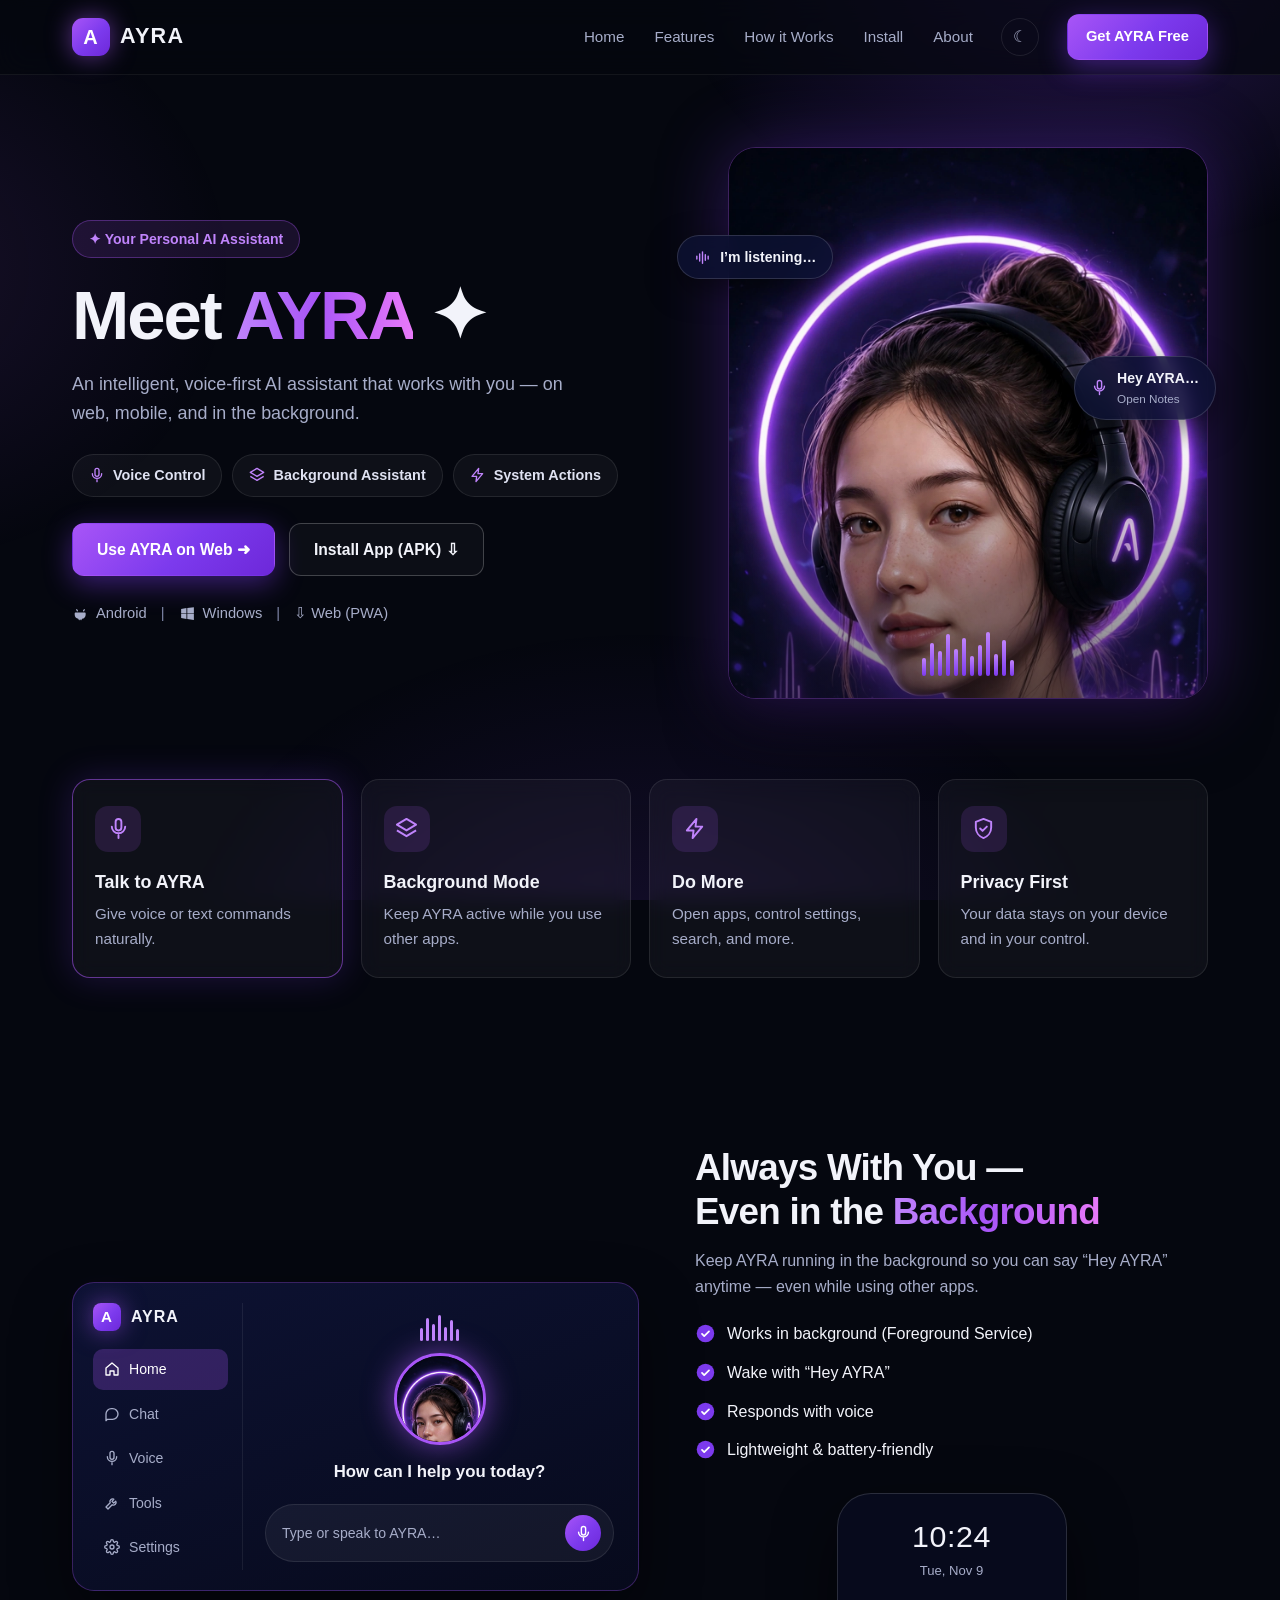
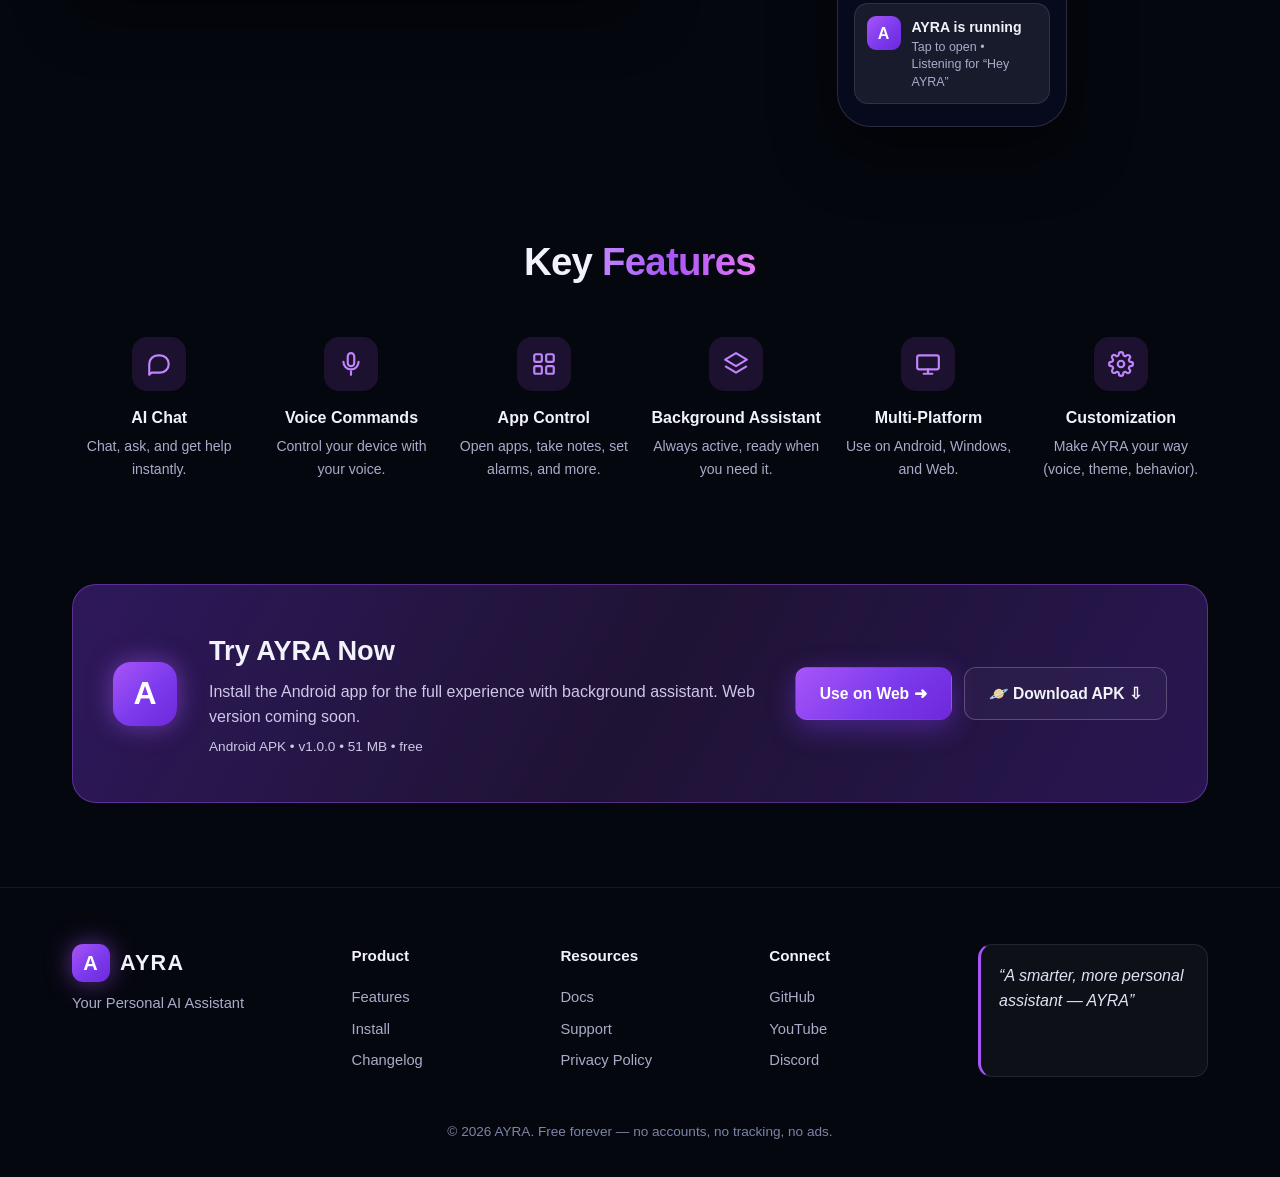
<file: index.html>
<!DOCTYPE html>
<html lang="en">
<head>
<meta charset="UTF-8">
<meta name="viewport" content="width=device-width, initial-scale=1.0">
<title>AYRA — Your Personal AI Assistant</title>
<meta name="description" content="AYRA is a free, voice-first personal AI assistant for Android and Windows. Talk naturally, open apps, control settings, and keep AYRA running in the background with 'Hey AYRA'.">
<meta name="theme-color" content="#0a0e27">
<link rel="icon" href="data:image/svg+xml,%3Csvg xmlns='http://www.w3.org/2000/svg' viewBox='0 0 64 64'%3E%3Crect width='64' height='64' rx='14' fill='%237c3aed'/%3E%3Ctext x='32' y='44' font-size='34' font-family='Arial' font-weight='900' fill='white' text-anchor='middle'%3EA%3C/text%3E%3C/svg%3E">
<link rel="stylesheet" href="styles.css">
</head>
<body>

<header class="nav">
  <div class="nav-inner">
    <a class="logo" href="#top" aria-label="AYRA home"><span class="logo-mark">A</span> AYRA</a>
    <nav class="nav-links" id="navLinks" aria-label="Main navigation">
      <a href="#top">Home</a>
      <a href="#features">Features</a>
      <a href="#how">How it Works</a>
      <a href="#install">Install</a>
      <a href="#about">About</a>
    </nav>
    <button class="icon-btn theme" id="themeToggle" aria-label="Switch light / dark theme" title="Switch theme">&#9790;</button>
    <a class="btn btn-primary btn-sm nav-cta" href="#install">Get AYRA Free</a>
    <button class="icon-btn burger" id="burger" aria-label="Open menu" aria-expanded="false">&#9776;</button>
  </div>
</header>

<main id="top">
  <!-- HERO -->
  <section class="hero">
    <div class="container hero-grid">
      <div>
        <span class="badge">&#10022; Your Personal AI Assistant</span>
        <h1>Meet <span class="grad-text">AYRA</span> &#10022;</h1>
        <p class="hero-sub">An intelligent, voice-first AI assistant that works with you &mdash; on web, mobile, and in the background.</p>
        <div class="pills">
          <span class="pill"><svg viewBox="0 0 24 24" fill="none" stroke-width="2" stroke-linecap="round"><rect x="9" y="2" width="6" height="12" rx="3"/><path d="M5 10a7 7 0 0 0 14 0M12 19v3"/></svg> Voice Control</span>
          <span class="pill"><svg viewBox="0 0 24 24" fill="none" stroke-width="2" stroke-linejoin="round"><path d="M12 2 2 8l10 6 10-6-10-6zM2 14l10 6 10-6"/></svg> Background Assistant</span>
          <span class="pill"><svg viewBox="0 0 24 24" fill="none" stroke-width="2" stroke-linejoin="round"><path d="M13 2 3 14h7l-1 8 10-12h-7l1-8z"/></svg> System Actions</span>
        </div>
        <div class="hero-actions">
          <a class="btn btn-primary" href="#how" data-web-btn>Use AYRA on Web &#10140;</a>
          <a class="btn btn-outline" href="downloads/ayra-release.apk" download>Install App (APK) &#8681;</a>
        </div>
        <div class="platforms">
          <span><svg viewBox="0 0 24 24"><path d="M7.2 9.5 6 6.9c-.3-.7.5-1.4 1.2-1L8.6 8 7.2 9.5zm9.6 0L15.4 8l1.4-2.1c.7-.4 1.5.3 1.2 1l-1.2 2.6zM17.9 10.6c.8 0 1.4.6 1.4 1.4v1.6c0 2.9-2.2 5.4-5.1 5.8l-.9 1.9c-.2.4-.8.4-1 0l-.3-.7h-1l-.3.7c-.2.4-.8.4-1 0l-.9-1.9C6 18.9 3.8 16.4 3.8 13.6V12c0-.8.6-1.4 1.4-1.4h12.7zM8.5 14.5h1.7v1.7H8.5v-1.7zm5.3 0h1.7v1.7h-1.7v-1.7z"/></svg> Android</span>
          <span class="sep">|</span>
          <span><svg viewBox="0 0 24 24"><path d="M3 5.5 10.5 4.4v7.1H3V5.5zm0 13 7.5 1.1v-7.1H3v6zm8.7 1.3L21 21V12.5h-9.3v7.3zM11.7 4.2 21 3v8.5h-9.3V4.2z"/></svg> Windows</span>
          <span class="sep">|</span>
          <span>&#8681; Web (PWA)</span>
        </div>
        <div class="web-note" id="webNote">The web version of AYRA is coming soon. For the full experience &mdash; including the background assistant &mdash; install the Android app below.</div>
      </div>

      <div class="hero-visual">
        <div class="hero-img-wrap">
          <img src="assets/ayra-hero.webp" alt="AYRA — a young woman wearing headphones with a glowing purple ring" width="1120" height="2240" fetchpriority="high">
          <div class="waveform" aria-hidden="true">
            <i style="height:40%;animation-delay:0s"></i><i style="height:75%;animation-delay:.1s"></i><i style="height:55%;animation-delay:.2s"></i><i style="height:95%;animation-delay:.3s"></i><i style="height:60%;animation-delay:.4s"></i><i style="height:85%;animation-delay:.15s"></i><i style="height:45%;animation-delay:.25s"></i><i style="height:70%;animation-delay:.35s"></i><i style="height:100%;animation-delay:.05s"></i><i style="height:50%;animation-delay:.45s"></i><i style="height:80%;animation-delay:.2s"></i><i style="height:35%;animation-delay:.3s"></i>
          </div>
        </div>
        <div class="chip chip-listening">
          <svg viewBox="0 0 24 24" fill="none" stroke-width="2" stroke-linecap="round"><path d="M4 10v4M8 7v10M12 4v16M16 8v8M20 10v4"/></svg>
          I&rsquo;m listening&hellip;
        </div>
        <div class="chip chip-hey">
          <svg viewBox="0 0 24 24" fill="none" stroke-width="2" stroke-linecap="round"><rect x="9" y="2" width="6" height="12" rx="3"/><path d="M5 10a7 7 0 0 0 14 0M12 19v3"/></svg>
          <span>Hey AYRA&hellip;<small>Open Notes</small></span>
        </div>
      </div>
    </div>
  </section>

  <!-- 4 FEATURE CARDS -->
  <section class="section" id="features" style="padding-top:40px">
    <div class="container cards-4">
      <article class="glass-card featured">
        <div class="card-icon"><svg viewBox="0 0 24 24" fill="none" stroke-width="2" stroke-linecap="round"><rect x="9" y="2" width="6" height="12" rx="3"/><path d="M5 10a7 7 0 0 0 14 0M12 19v3"/></svg></div>
        <h3>Talk to AYRA</h3>
        <p>Give voice or text commands naturally.</p>
      </article>
      <article class="glass-card">
        <div class="card-icon"><svg viewBox="0 0 24 24" fill="none" stroke-width="2" stroke-linejoin="round"><path d="M12 2 2 8l10 6 10-6-10-6zM2 14l10 6 10-6"/></svg></div>
        <h3>Background Mode</h3>
        <p>Keep AYRA active while you use other apps.</p>
      </article>
      <article class="glass-card">
        <div class="card-icon"><svg viewBox="0 0 24 24" fill="none" stroke-width="2" stroke-linejoin="round"><path d="M13 2 3 14h7l-1 8 10-12h-7l1-8z"/></svg></div>
        <h3>Do More</h3>
        <p>Open apps, control settings, search, and more.</p>
      </article>
      <article class="glass-card">
        <div class="card-icon"><svg viewBox="0 0 24 24" fill="none" stroke-width="2" stroke-linecap="round" stroke-linejoin="round"><path d="M12 2 4 5v6c0 5 3.4 9.4 8 11 4.6-1.6 8-6 8-11V5l-8-3z"/><path d="m8.5 12 2.5 2.5 4.5-4.5"/></svg></div>
        <h3>Privacy First</h3>
        <p>Your data stays on your device and in your control.</p>
      </article>
    </div>
  </section>

  <!-- HOW IT WORKS / APP PREVIEW -->
  <section class="section" id="how">
    <div class="container how-grid">
      <div class="app-mock" aria-label="AYRA app preview">
        <aside class="app-side">
          <span class="logo"><span class="logo-mark">A</span> AYRA</span>
          <nav class="app-nav">
            <a href="#how" class="active"><svg viewBox="0 0 24 24" fill="none" stroke-width="2" stroke-linecap="round" stroke-linejoin="round"><path d="M3 10.5 12 3l9 7.5V21h-6v-6h-6v6H3z"/></svg> Home</a>
            <a href="#how"><svg viewBox="0 0 24 24" fill="none" stroke-width="2" stroke-linecap="round" stroke-linejoin="round"><path d="M21 12a8 8 0 0 1-8 8H5l-2 2V12a8 8 0 0 1 8-8h2a8 8 0 0 1 8 8z"/></svg> Chat</a>
            <a href="#how"><svg viewBox="0 0 24 24" fill="none" stroke-width="2" stroke-linecap="round"><rect x="9" y="2" width="6" height="12" rx="3"/><path d="M5 10a7 7 0 0 0 14 0M12 19v3"/></svg> Voice</a>
            <a href="#how"><svg viewBox="0 0 24 24" fill="none" stroke-width="2" stroke-linecap="round" stroke-linejoin="round"><path d="M14.7 6.3a4 4 0 0 0-5.4 5.4L3 18l3 3 6.3-6.3a4 4 0 0 0 5.4-5.4L14.5 12l-2.5-2.5 2.7-3.2z"/></svg> Tools</a>
            <a href="#how"><svg viewBox="0 0 24 24" fill="none" stroke-width="2" stroke-linecap="round" stroke-linejoin="round"><circle cx="12" cy="12" r="3"/><path d="M19.4 15a1.7 1.7 0 0 0 .34 1.87l.06.06a2 2 0 1 1-2.83 2.83l-.06-.06a1.7 1.7 0 0 0-1.87-.34 1.7 1.7 0 0 0-1 1.55V21a2 2 0 1 1-4 0v-.09a1.7 1.7 0 0 0-1-1.55 1.7 1.7 0 0 0-1.87.34l-.06.06a2 2 0 1 1-2.83-2.83l.06-.06A1.7 1.7 0 0 0 4.6 15a1.7 1.7 0 0 0-1.55-1H3a2 2 0 1 1 0-4h.09A1.7 1.7 0 0 0 4.6 9a1.7 1.7 0 0 0-.34-1.87l-.06-.06a2 2 0 1 1 2.83-2.83l.06.06A1.7 1.7 0 0 0 9 4.6a1.7 1.7 0 0 0 1-1.55V3a2 2 0 1 1 4 0v.09a1.7 1.7 0 0 0 1 1.55 1.7 1.7 0 0 0 1.87-.34l.06-.06a2 2 0 1 1 2.83 2.83l-.06.06A1.7 1.7 0 0 0 19.4 9c.23.66.86 1.1 1.55 1H21a2 2 0 1 1 0 4h-.09c-.69 0-1.32.44-1.51 1z"/></svg> Settings</a>
          </nav>
        </aside>
        <div class="app-main">
          <div class="mini-wave" aria-hidden="true"><i style="height:50%;animation-delay:0s"></i><i style="height:90%;animation-delay:.15s"></i><i style="height:65%;animation-delay:.3s"></i><i style="height:100%;animation-delay:.1s"></i><i style="height:55%;animation-delay:.25s"></i><i style="height:80%;animation-delay:.05s"></i><i style="height:45%;animation-delay:.2s"></i></div>
          <img class="app-avatar" src="assets/ayra-hero.webp" alt="AYRA avatar">
          <h4>How can I help you today?</h4>
          <div class="app-input">
            <span>Type or speak to AYRA&hellip;</span>
            <button class="mic-btn" type="button" aria-label="Speak to AYRA (demo)"><svg viewBox="0 0 24 24" fill="none" stroke-width="2" stroke-linecap="round"><rect x="9" y="2" width="6" height="12" rx="3"/><path d="M5 10a7 7 0 0 0 14 0M12 19v3"/></svg></button>
          </div>
        </div>
      </div>

      <div class="how-copy">
        <h2>Always With You &mdash;<br>Even in the <span class="grad-text">Background</span></h2>
        <p>Keep AYRA running in the background so you can say &ldquo;Hey AYRA&rdquo; anytime &mdash; even while using other apps.</p>
        <ul class="checklist">
          <li><svg viewBox="0 0 24 24" fill="none"><circle cx="12" cy="12" r="10" fill="#7c3aed"/><path d="m8 12.5 2.5 2.5L16 9.5" stroke="#fff" stroke-width="2" stroke-linecap="round" stroke-linejoin="round"/></svg> Works in background (Foreground Service)</li>
          <li><svg viewBox="0 0 24 24" fill="none"><circle cx="12" cy="12" r="10" fill="#7c3aed"/><path d="m8 12.5 2.5 2.5L16 9.5" stroke="#fff" stroke-width="2" stroke-linecap="round" stroke-linejoin="round"/></svg> Wake with &ldquo;Hey AYRA&rdquo;</li>
          <li><svg viewBox="0 0 24 24" fill="none"><circle cx="12" cy="12" r="10" fill="#7c3aed"/><path d="m8 12.5 2.5 2.5L16 9.5" stroke="#fff" stroke-width="2" stroke-linecap="round" stroke-linejoin="round"/></svg> Responds with voice</li>
          <li><svg viewBox="0 0 24 24" fill="none"><circle cx="12" cy="12" r="10" fill="#7c3aed"/><path d="m8 12.5 2.5 2.5L16 9.5" stroke="#fff" stroke-width="2" stroke-linecap="round" stroke-linejoin="round"/></svg> Lightweight &amp; battery-friendly</li>
        </ul>
        <div class="phone-mock" aria-label="Phone showing AYRA running notification">
          <div class="phone-time">10:24</div>
          <div class="phone-date">Tue, Nov 9</div>
          <div class="phone-notif">
            <span class="n-logo">A</span>
            <div><b>AYRA is running</b><small>Tap to open &bull; Listening for &ldquo;Hey AYRA&rdquo;</small></div>
          </div>
        </div>
      </div>
    </div>
  </section>

  <!-- KEY FEATURES -->
  <section class="section" id="features-list" style="padding-top:20px">
    <div class="container">
      <h2 class="section-title">Key <span class="grad-text">Features</span></h2>
      <div class="features-6">
        <div class="feature-item">
          <div class="card-icon"><svg viewBox="0 0 24 24" fill="none" stroke-width="2" stroke-linecap="round" stroke-linejoin="round"><path d="M21 12a8 8 0 0 1-8 8H5l-2 2V12a8 8 0 0 1 8-8h2a8 8 0 0 1 8 8z"/></svg></div>
          <h3>AI Chat</h3><p>Chat, ask, and get help instantly.</p>
        </div>
        <div class="feature-item">
          <div class="card-icon"><svg viewBox="0 0 24 24" fill="none" stroke-width="2" stroke-linecap="round"><rect x="9" y="2" width="6" height="12" rx="3"/><path d="M5 10a7 7 0 0 0 14 0M12 19v3"/></svg></div>
          <h3>Voice Commands</h3><p>Control your device with your voice.</p>
        </div>
        <div class="feature-item">
          <div class="card-icon"><svg viewBox="0 0 24 24" fill="none" stroke-width="2" stroke-linejoin="round"><rect x="3" y="3" width="7" height="7" rx="1.5"/><rect x="14" y="3" width="7" height="7" rx="1.5"/><rect x="3" y="14" width="7" height="7" rx="1.5"/><rect x="14" y="14" width="7" height="7" rx="1.5"/></svg></div>
          <h3>App Control</h3><p>Open apps, take notes, set alarms, and more.</p>
        </div>
        <div class="feature-item">
          <div class="card-icon"><svg viewBox="0 0 24 24" fill="none" stroke-width="2" stroke-linejoin="round"><path d="M12 2 2 8l10 6 10-6-10-6zM2 14l10 6 10-6"/></svg></div>
          <h3>Background Assistant</h3><p>Always active, ready when you need it.</p>
        </div>
        <div class="feature-item">
          <div class="card-icon"><svg viewBox="0 0 24 24" fill="none" stroke-width="2" stroke-linecap="round" stroke-linejoin="round"><rect x="2" y="4" width="20" height="13" rx="2"/><path d="M8 21h8M12 17v4"/></svg></div>
          <h3>Multi-Platform</h3><p>Use on Android, Windows, and Web.</p>
        </div>
        <div class="feature-item">
          <div class="card-icon"><svg viewBox="0 0 24 24" fill="none" stroke-width="2" stroke-linecap="round" stroke-linejoin="round"><circle cx="12" cy="12" r="3"/><path d="M19.4 15a1.7 1.7 0 0 0 .34 1.87l.06.06a2 2 0 1 1-2.83 2.83l-.06-.06a1.7 1.7 0 0 0-1.87-.34 1.7 1.7 0 0 0-1 1.55V21a2 2 0 1 1-4 0v-.09a1.7 1.7 0 0 0-1-1.55 1.7 1.7 0 0 0-1.87.34l-.06.06a2 2 0 1 1-2.83-2.83l.06-.06A1.7 1.7 0 0 0 4.6 15a1.7 1.7 0 0 0-1.55-1H3a2 2 0 1 1 0-4h.09A1.7 1.7 0 0 0 4.6 9a1.7 1.7 0 0 0-.34-1.87l-.06-.06a2 2 0 1 1 2.83-2.83l.06.06A1.7 1.7 0 0 0 9 4.6a1.7 1.7 0 0 0 1-1.55V3a2 2 0 1 1 4 0v.09a1.7 1.7 0 0 0 1 1.55 1.7 1.7 0 0 0 1.87-.34l.06-.06a2 2 0 1 1 2.83 2.83l-.06.06A1.7 1.7 0 0 0 19.4 9c.23.66.86 1.1 1.55 1H21a2 2 0 1 1 0 4h-.09c-.69 0-1.32.44-1.51 1z"/></svg></div>
          <h3>Customization</h3><p>Make AYRA your way (voice, theme, behavior).</p>
        </div>
      </div>
    </div>
  </section>

  <!-- CTA / INSTALL -->
  <section class="section" id="install" style="padding-top:20px">
    <div class="container">
      <div class="cta">
        <span class="logo-mark">A</span>
        <div class="cta-text">
          <h2>Try AYRA Now</h2>
          <p>Install the Android app for the full experience with background assistant. Web version coming soon.</p>
          <p class="apk-meta" id="apkMeta">Android APK &bull; v1.0.0 &bull; 51 MB &bull; free</p>
        </div>
        <div class="cta-actions">
          <a class="btn btn-primary" href="#how" data-web-btn>Use on Web &#10140;</a>
          <a class="btn btn-outline" href="downloads/ayra-release.apk" download>&#129680; Download APK &#8681;</a>
        </div>
      </div>
    </div>
  </section>
</main>

<!-- FOOTER -->
<footer id="about">
  <div class="container">
    <div class="foot-grid">
      <div class="foot-brand">
        <a class="logo" href="#top"><span class="logo-mark">A</span> AYRA</a>
        <p>Your Personal AI Assistant</p>
      </div>
      <div class="foot-col">
        <h4>Product</h4>
        <a href="#features">Features</a>
        <a href="#install">Install</a>
        <a href="https://github.com/Muzammilarain44/Ayra" target="_blank" rel="noopener">Changelog</a>
      </div>
      <div class="foot-col">
        <h4>Resources</h4>
        <a href="https://github.com/Muzammilarain44/Ayra" target="_blank" rel="noopener">Docs</a>
        <a href="https://github.com/Muzammilarain44/Ayra" target="_blank" rel="noopener">Support</a>
        <a href="privacy.html">Privacy Policy</a>
      </div>
      <div class="foot-col">
        <h4>Connect</h4>
        <a href="https://github.com/Muzammilarain44/Ayra" target="_blank" rel="noopener">GitHub</a>
        <span>YouTube</span>
        <span>Discord</span>
      </div>
      <div class="foot-quote">&ldquo;A smarter, more personal assistant &mdash; AYRA&rdquo;</div>
    </div>
    <p class="foot-bottom">&copy; 2026 AYRA. Free forever &mdash; no accounts, no tracking, no ads.</p>
  </div>
</footer>

<script src="script.js"></script>
</body>
</html>
</file>
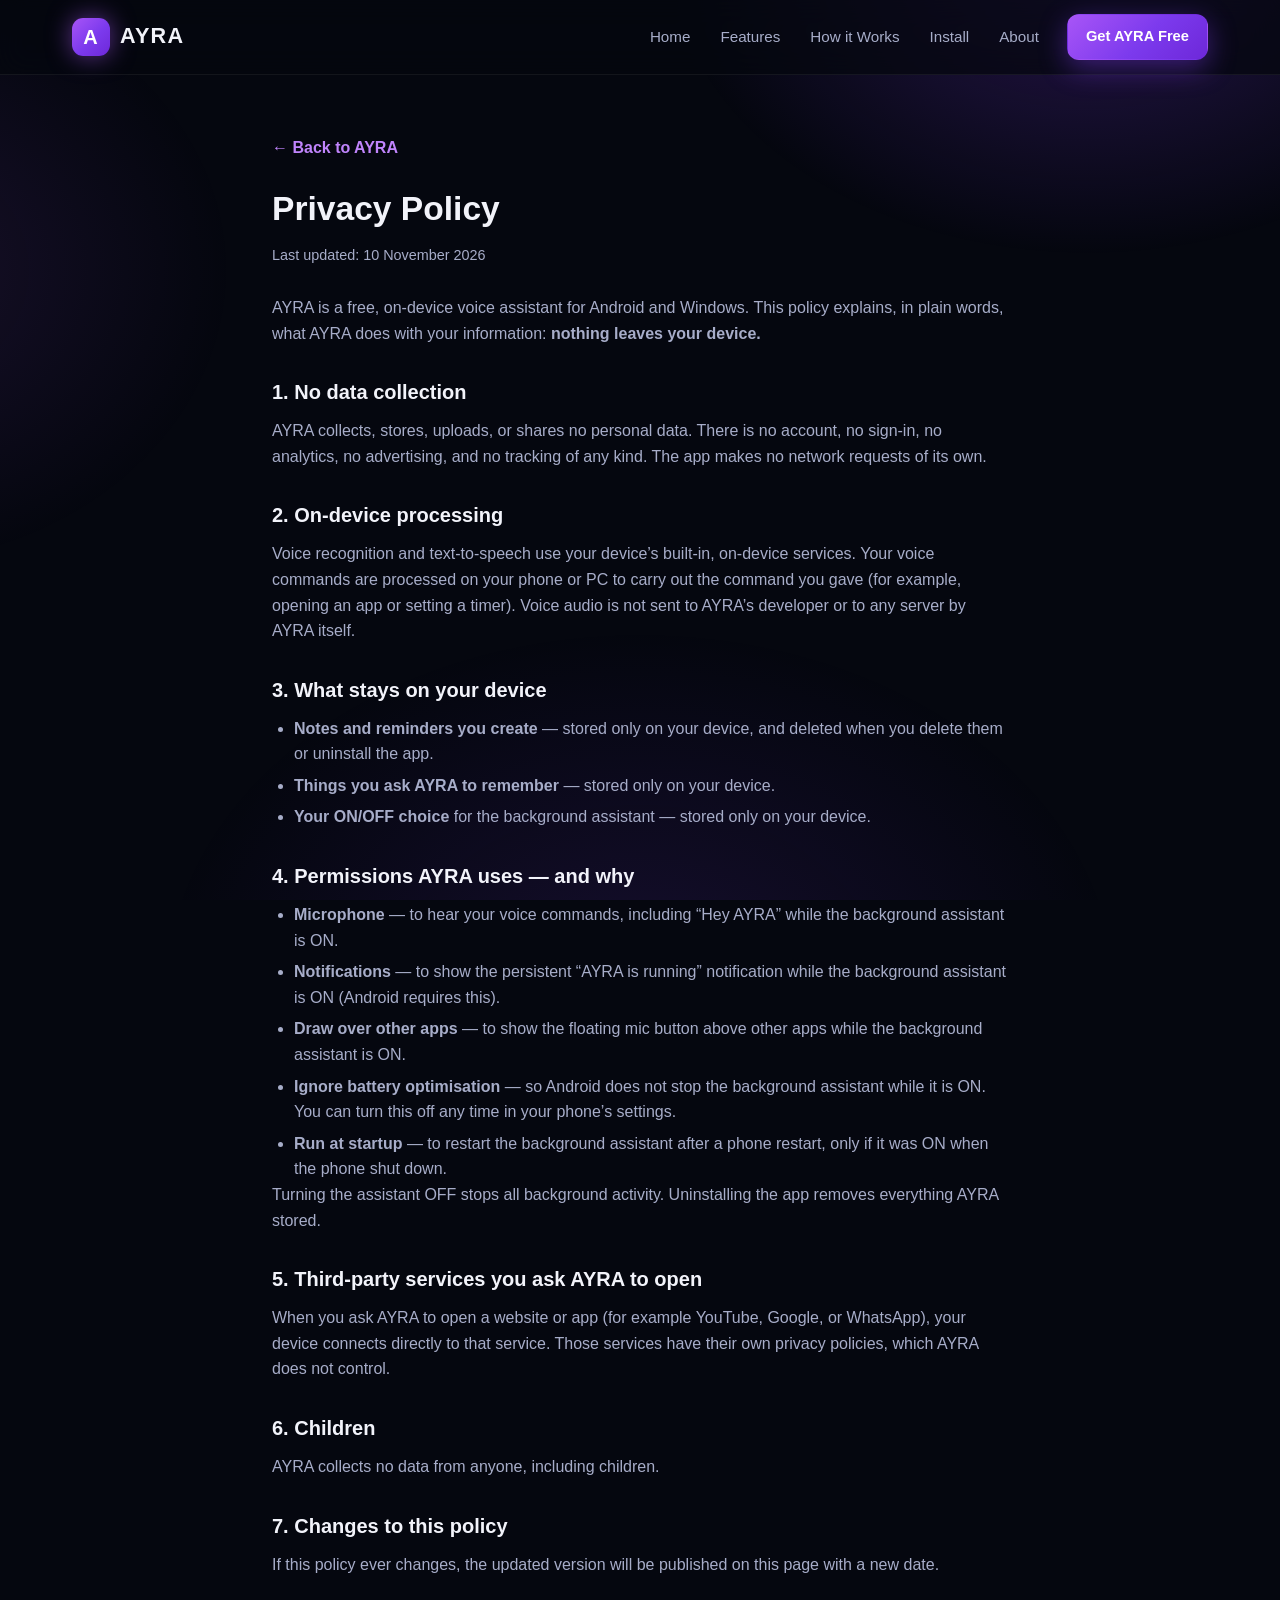
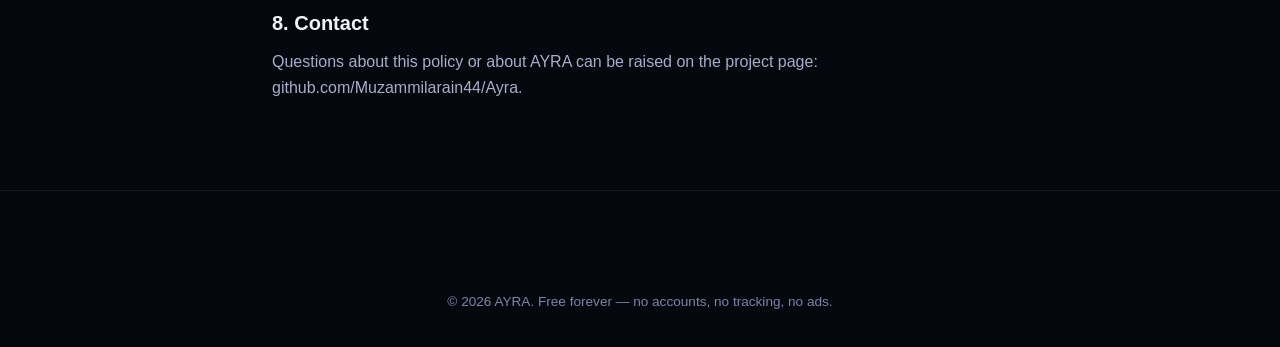
<file: privacy.html>
<!DOCTYPE html>
<html lang="en">
<head>
<meta charset="UTF-8">
<meta name="viewport" content="width=device-width, initial-scale=1.0">
<title>Privacy Policy — AYRA</title>
<meta name="description" content="AYRA Privacy Policy: AYRA collects no data. All processing happens on your device.">
<meta name="theme-color" content="#0a0e27">
<link rel="icon" href="data:image/svg+xml,%3Csvg xmlns='http://www.w3.org/2000/svg' viewBox='0 0 64 64'%3E%3Crect width='64' height='64' rx='14' fill='%237c3aed'/%3E%3Ctext x='32' y='44' font-size='34' font-family='Arial' font-weight='900' fill='white' text-anchor='middle'%3EA%3C/text%3E%3C/svg%3E">
<link rel="stylesheet" href="styles.css">
</head>
<body>
<header class="nav">
  <div class="nav-inner">
    <a class="logo" href="index.html"><span class="logo-mark">A</span> AYRA</a>
    <nav class="nav-links" id="navLinks" aria-label="Main navigation">
      <a href="index.html#top">Home</a>
      <a href="index.html#features">Features</a>
      <a href="index.html#how">How it Works</a>
      <a href="index.html#install">Install</a>
      <a href="index.html#about">About</a>
    </nav>
    <a class="btn btn-primary btn-sm nav-cta" href="index.html#install">Get AYRA Free</a>
    <button class="icon-btn burger" id="burger" aria-label="Open menu" aria-expanded="false">&#9776;</button>
  </div>
</header>

<main class="legal">
  <a class="back-link" href="index.html">&larr; Back to AYRA</a>
  <h1>Privacy Policy</h1>
  <p class="updated">Last updated: 10 November 2026</p>

  <p>AYRA is a free, on-device voice assistant for Android and Windows. This policy explains, in plain words, what AYRA does with your information: <strong>nothing leaves your device.</strong></p>

  <h2>1. No data collection</h2>
  <p>AYRA collects, stores, uploads, or shares no personal data. There is no account, no sign-in, no analytics, no advertising, and no tracking of any kind. The app makes no network requests of its own.</p>

  <h2>2. On-device processing</h2>
  <p>Voice recognition and text-to-speech use your device&rsquo;s built-in, on-device services. Your voice commands are processed on your phone or PC to carry out the command you gave (for example, opening an app or setting a timer). Voice audio is not sent to AYRA&rsquo;s developer or to any server by AYRA itself.</p>

  <h2>3. What stays on your device</h2>
  <ul>
    <li><strong>Notes and reminders you create</strong> &mdash; stored only on your device, and deleted when you delete them or uninstall the app.</li>
    <li><strong>Things you ask AYRA to remember</strong> &mdash; stored only on your device.</li>
    <li><strong>Your ON/OFF choice</strong> for the background assistant &mdash; stored only on your device.</li>
  </ul>

  <h2>4. Permissions AYRA uses &mdash; and why</h2>
  <ul>
    <li><strong>Microphone</strong> &mdash; to hear your voice commands, including &ldquo;Hey AYRA&rdquo; while the background assistant is ON.</li>
    <li><strong>Notifications</strong> &mdash; to show the persistent &ldquo;AYRA is running&rdquo; notification while the background assistant is ON (Android requires this).</li>
    <li><strong>Draw over other apps</strong> &mdash; to show the floating mic button above other apps while the background assistant is ON.</li>
    <li><strong>Ignore battery optimisation</strong> &mdash; so Android does not stop the background assistant while it is ON. You can turn this off any time in your phone&rsquo;s settings.</li>
    <li><strong>Run at startup</strong> &mdash; to restart the background assistant after a phone restart, only if it was ON when the phone shut down.</li>
  </ul>
  <p>Turning the assistant OFF stops all background activity. Uninstalling the app removes everything AYRA stored.</p>

  <h2>5. Third-party services you ask AYRA to open</h2>
  <p>When you ask AYRA to open a website or app (for example YouTube, Google, or WhatsApp), your device connects directly to that service. Those services have their own privacy policies, which AYRA does not control.</p>

  <h2>6. Children</h2>
  <p>AYRA collects no data from anyone, including children.</p>

  <h2>7. Changes to this policy</h2>
  <p>If this policy ever changes, the updated version will be published on this page with a new date.</p>

  <h2>8. Contact</h2>
  <p>Questions about this policy or about AYRA can be raised on the project page: <a href="https://github.com/Muzammilarain44/Ayra" target="_blank" rel="noopener">github.com/Muzammilarain44/Ayra</a>.</p>
</main>

<footer>
  <div class="container">
    <p class="foot-bottom">&copy; 2026 AYRA. Free forever &mdash; no accounts, no tracking, no ads.</p>
  </div>
</footer>

<script src="script.js"></script>
</body>
</html>
</file>
<file: styles.css>
/* AYRA — dark navy + violet, glassmorphism */
:root {
  --bg: #05070f;
  --bg-2: #0a0e27;
  --bg-3: #0d1233;
  --card: rgba(255, 255, 255, 0.04);
  --card-border: rgba(255, 255, 255, 0.09);
  --text: #f2f3fa;
  --muted: #a7adc9;
  --muted-2: #7d84a6;
  --violet: #a855f7;
  --violet-2: #7c3aed;
  --violet-soft: #c084fc;
  --pink: #e879f9;
  --grad: linear-gradient(135deg, #a855f7 0%, #7c3aed 55%, #6d28d9 100%);
  --radius: 18px;
  --max: 1180px;
}

* { margin: 0; padding: 0; box-sizing: border-box; }

html { scroll-behavior: smooth; }

body {
  background: var(--bg);
  color: var(--text);
  font-family: "Inter", -apple-system, BlinkMacSystemFont, "Segoe UI", Roboto, Helvetica, Arial, sans-serif;
  line-height: 1.6;
  overflow-x: hidden;
}

body::before {
  content: "";
  position: fixed;
  inset: 0;
  pointer-events: none;
  z-index: 0;
  background:
    radial-gradient(700px 500px at 85% -5%, rgba(124, 58, 237, 0.28), transparent 60%),
    radial-gradient(600px 500px at -10% 30%, rgba(168, 85, 247, 0.12), transparent 60%),
    radial-gradient(800px 600px at 50% 110%, rgba(124, 58, 237, 0.14), transparent 60%);
}

main, header, footer { position: relative; z-index: 1; }

a { color: inherit; text-decoration: none; }
img { max-width: 100%; display: block; }
.container { max-width: var(--max); margin: 0 auto; padding: 0 22px; }
.grad-text {
  background: linear-gradient(90deg, var(--violet-soft), var(--violet) 45%, var(--pink));
  -webkit-background-clip: text;
  background-clip: text;
  color: transparent;
}
.section { padding: 84px 0; }
.section-title { font-size: clamp(1.7rem, 3.4vw, 2.4rem); font-weight: 800; text-align: center; letter-spacing: -0.02em; }
.section-sub { color: var(--muted); text-align: center; max-width: 640px; margin: 12px auto 0; }

/* ---------- Navbar ---------- */
.nav {
  position: sticky;
  top: 0;
  z-index: 50;
  backdrop-filter: blur(14px);
  -webkit-backdrop-filter: blur(14px);
  background: rgba(5, 7, 15, 0.72);
  border-bottom: 1px solid rgba(255, 255, 255, 0.06);
}
.nav-inner {
  max-width: var(--max);
  margin: 0 auto;
  padding: 14px 22px;
  display: flex;
  align-items: center;
  gap: 28px;
}
.logo { display: flex; align-items: center; gap: 10px; font-weight: 800; font-size: 1.35rem; letter-spacing: 0.06em; }
.logo-mark {
  width: 38px; height: 38px; border-radius: 11px;
  background: var(--grad);
  display: grid; place-items: center;
  font-size: 1.25rem; font-weight: 900; color: #fff;
  box-shadow: 0 0 24px rgba(168, 85, 247, 0.55);
}
.nav-links { display: flex; gap: 30px; margin-left: auto; }
.nav-links a { color: var(--muted); font-size: 0.95rem; font-weight: 500; transition: color 0.2s; }
.nav-links a:hover { color: #fff; }
.icon-btn {
  background: transparent; border: 1px solid var(--card-border); color: var(--muted);
  width: 38px; height: 38px; border-radius: 50%; cursor: pointer;
  display: grid; place-items: center; font-size: 1rem;
}
.icon-btn:hover { color: #fff; border-color: rgba(255, 255, 255, 0.25); }
.nav-cta { white-space: nowrap; }
.burger { display: none; }

/* ---------- Buttons ---------- */
.btn {
  display: inline-flex; align-items: center; justify-content: center; gap: 8px;
  padding: 13px 24px; border-radius: 12px; font-weight: 700; font-size: 0.98rem;
  cursor: pointer; border: 1px solid transparent; transition: transform 0.15s, box-shadow 0.15s, background 0.15s;
}
.btn:hover { transform: translateY(-1px); }
.btn-primary {
  background: var(--grad); color: #fff;
  box-shadow: 0 8px 28px rgba(124, 58, 237, 0.45);
}
.btn-primary:hover { box-shadow: 0 12px 34px rgba(124, 58, 237, 0.6); }
.btn-outline {
  background: rgba(255, 255, 255, 0.03); color: var(--text);
  border-color: rgba(255, 255, 255, 0.22);
}
.btn-outline:hover { background: rgba(255, 255, 255, 0.08); }
.btn-sm { padding: 10px 18px; font-size: 0.92rem; }

/* ---------- Hero ---------- */
.hero { padding: 72px 0 40px; }
.hero-grid {
  display: grid;
  grid-template-columns: 1.05fr 0.95fr;
  gap: 48px;
  align-items: center;
}
.badge {
  display: inline-flex; align-items: center; gap: 8px;
  padding: 7px 16px; border-radius: 999px;
  background: rgba(168, 85, 247, 0.12);
  border: 1px solid rgba(168, 85, 247, 0.35);
  color: var(--violet-soft); font-size: 0.88rem; font-weight: 600;
}
.hero h1 {
  font-size: clamp(2.6rem, 6vw, 4.3rem);
  line-height: 1.05; font-weight: 900; letter-spacing: -0.03em;
  margin: 22px 0 18px;
}
.hero-sub { color: var(--muted); font-size: 1.12rem; max-width: 520px; }
.pills { display: flex; flex-wrap: wrap; gap: 10px; margin: 26px 0; }
.pill {
  display: inline-flex; align-items: center; gap: 8px;
  padding: 9px 16px; border-radius: 999px;
  background: var(--card); border: 1px solid var(--card-border);
  font-size: 0.9rem; font-weight: 600; color: #dfe2f2;
}
.pill svg { width: 16px; height: 16px; stroke: var(--violet-soft); }
.hero-actions { display: flex; flex-wrap: wrap; gap: 14px; }
.platforms {
  display: flex; align-items: center; gap: 14px; flex-wrap: wrap;
  margin-top: 26px; color: var(--muted); font-size: 0.92rem; font-weight: 500;
}
.platforms span { display: inline-flex; align-items: center; gap: 7px; }
.platforms svg { width: 17px; height: 17px; fill: var(--muted); }
.platforms .sep { color: var(--muted-2); }

.hero-visual { position: relative; }
.hero-img-wrap {
  position: relative;
  border-radius: 28px;
  overflow: hidden;
  border: 1px solid rgba(168, 85, 247, 0.35);
  box-shadow: 0 0 70px rgba(124, 58, 237, 0.35), 0 30px 60px rgba(0, 0, 0, 0.5);
  aspect-ratio: 4 / 4.6;
  max-width: 480px;
  margin-left: auto;
}
.hero-img-wrap img { width: 100%; height: 100%; object-fit: cover; object-position: top center; }
.hero-img-wrap::after {
  content: "";
  position: absolute; inset: 0;
  background: linear-gradient(180deg, transparent 55%, rgba(5, 7, 15, 0.55));
}
.chip {
  position: absolute; z-index: 2;
  display: flex; align-items: center; gap: 9px;
  padding: 10px 16px; border-radius: 999px;
  background: rgba(13, 18, 51, 0.82);
  border: 1px solid rgba(255, 255, 255, 0.14);
  backdrop-filter: blur(8px);
  font-size: 0.88rem; font-weight: 600;
  box-shadow: 0 10px 30px rgba(0, 0, 0, 0.5);
}
.chip svg { width: 17px; height: 17px; stroke: var(--violet-soft); flex: none; }
.chip small { display: block; color: var(--muted); font-weight: 500; }
.chip-listening { top: 16%; left: -14px; animation: floaty 4.5s ease-in-out infinite; }
.chip-hey { top: 38%; right: -8px; animation: floaty 5.2s ease-in-out infinite reverse; }
@keyframes floaty { 0%, 100% { transform: translateY(0); } 50% { transform: translateY(-9px); } }
.waveform {
  position: absolute; z-index: 2;
  left: 8%; right: 8%; bottom: 22px;
  display: flex; align-items: flex-end; justify-content: center; gap: 4px; height: 44px;
}
.waveform i {
  width: 4px; border-radius: 3px;
  background: linear-gradient(180deg, var(--violet-soft), var(--violet-2));
  animation: wave 1.1s ease-in-out infinite;
}
@keyframes wave { 0%, 100% { height: 22%; } 50% { height: 100%; } }

/* ---------- Feature cards ---------- */
.cards-4 { display: grid; grid-template-columns: repeat(4, 1fr); gap: 18px; }
.glass-card {
  background: var(--card);
  border: 1px solid var(--card-border);
  border-radius: var(--radius);
  padding: 26px 22px;
  backdrop-filter: blur(10px);
  transition: transform 0.2s, border-color 0.2s;
}
.glass-card:hover { transform: translateY(-4px); border-color: rgba(168, 85, 247, 0.45); }
.glass-card.featured { border-color: rgba(168, 85, 247, 0.55); box-shadow: 0 0 34px rgba(124, 58, 237, 0.22); }
.card-icon {
  width: 46px; height: 46px; border-radius: 13px;
  background: rgba(168, 85, 247, 0.14);
  display: grid; place-items: center; margin-bottom: 16px;
}
.card-icon svg { width: 23px; height: 23px; stroke: var(--violet-soft); }
.glass-card h3 { font-size: 1.12rem; margin-bottom: 6px; }
.glass-card p { color: var(--muted); font-size: 0.95rem; }

/* ---------- How it works / preview ---------- */
.how-grid { display: grid; grid-template-columns: 1.05fr 0.95fr; gap: 56px; align-items: center; }
.app-mock {
  background: linear-gradient(160deg, #0d1233, #070a1c);
  border: 1px solid rgba(168, 85, 247, 0.3);
  border-radius: 22px;
  padding: 20px;
  display: grid;
  grid-template-columns: 150px 1fr;
  gap: 18px;
  box-shadow: 0 24px 60px rgba(0, 0, 0, 0.45);
}
.app-side { border-right: 1px solid rgba(255, 255, 255, 0.07); padding-right: 14px; }
.app-side .logo { font-size: 1rem; margin-bottom: 18px; }
.app-side .logo-mark { width: 28px; height: 28px; font-size: 0.95rem; border-radius: 8px; }
.app-nav { display: flex; flex-direction: column; gap: 4px; }
.app-nav a {
  display: flex; align-items: center; gap: 9px;
  padding: 9px 11px; border-radius: 10px;
  color: var(--muted); font-size: 0.88rem; font-weight: 500;
}
.app-nav a svg { width: 16px; height: 16px; stroke: currentColor; }
.app-nav a.active { background: rgba(168, 85, 247, 0.25); color: #fff; }
.app-main { text-align: center; padding: 8px 4px; }
.app-avatar {
  width: 92px; height: 92px; border-radius: 50%;
  object-fit: cover; object-position: top center;
  margin: 10px auto 14px;
  border: 3px solid var(--violet);
  box-shadow: 0 0 30px rgba(168, 85, 247, 0.6);
}
.app-main h4 { font-size: 1.05rem; margin-bottom: 18px; }
.app-input {
  display: flex; align-items: center; gap: 10px;
  background: rgba(255, 255, 255, 0.05);
  border: 1px solid var(--card-border);
  border-radius: 999px; padding: 10px 12px 10px 16px;
  color: var(--muted); font-size: 0.88rem; text-align: left;
}
.app-input span { flex: 1; white-space: nowrap; overflow: hidden; text-overflow: ellipsis; }
.mic-btn {
  width: 36px; height: 36px; flex: none; border-radius: 50%;
  background: var(--grad); border: none; cursor: pointer;
  display: grid; place-items: center;
}
.mic-btn svg { width: 17px; height: 17px; stroke: #fff; }
.mini-wave { display: flex; align-items: flex-end; justify-content: center; gap: 3px; height: 26px; margin: 4px 0 12px; }
.mini-wave i { width: 3px; border-radius: 2px; background: var(--violet-soft); animation: wave 1s ease-in-out infinite; }

.how-copy h2 { font-size: clamp(1.7rem, 3.2vw, 2.3rem); line-height: 1.2; font-weight: 800; letter-spacing: -0.02em; }
.how-copy > p { color: var(--muted); margin: 14px 0 22px; }
.checklist { list-style: none; display: grid; gap: 13px; margin-bottom: 30px; }
.checklist li { display: flex; gap: 11px; align-items: flex-start; font-weight: 500; }
.checklist svg { width: 21px; height: 21px; flex: none; margin-top: 2px; }
.phone-mock {
  width: 230px; margin: 0 auto;
  background: #070a1c;
  border: 1px solid rgba(255, 255, 255, 0.14);
  border-radius: 34px; padding: 18px 16px 22px;
  box-shadow: 0 24px 60px rgba(0, 0, 0, 0.55);
}
.phone-time { text-align: center; font-size: 1.9rem; font-weight: 300; letter-spacing: 0.02em; }
.phone-date { text-align: center; color: var(--muted); font-size: 0.82rem; margin-bottom: 22px; }
.phone-notif {
  display: flex; gap: 11px; align-items: flex-start;
  background: rgba(255, 255, 255, 0.07);
  border: 1px solid rgba(255, 255, 255, 0.1);
  border-radius: 14px; padding: 12px;
}
.phone-notif .n-logo {
  width: 34px; height: 34px; flex: none; border-radius: 9px;
  background: var(--grad); display: grid; place-items: center;
  font-weight: 900; color: #fff;
}
.phone-notif b { display: block; font-size: 0.88rem; }
.phone-notif small { color: var(--muted); font-size: 0.78rem; line-height: 1.4; display: block; }

/* ---------- Key features ---------- */
.features-6 { display: grid; grid-template-columns: repeat(6, 1fr); gap: 18px; margin-top: 44px; }
.feature-item { text-align: center; }
.feature-item .card-icon { margin: 0 auto 14px; width: 54px; height: 54px; border-radius: 15px; }
.feature-item .card-icon svg { width: 26px; height: 26px; }
.feature-item h3 { font-size: 1rem; margin-bottom: 5px; }
.feature-item p { color: var(--muted); font-size: 0.88rem; }

/* ---------- CTA ---------- */
.cta {
  background: linear-gradient(120deg, rgba(124, 58, 237, 0.35), rgba(168, 85, 247, 0.16) 50%, rgba(124, 58, 237, 0.3));
  border: 1px solid rgba(168, 85, 247, 0.4);
  border-radius: 24px;
  padding: 44px 40px;
  display: flex; align-items: center; gap: 32px; flex-wrap: wrap;
}
.cta .logo-mark { width: 64px; height: 64px; border-radius: 18px; font-size: 2rem; flex: none; }
.cta-text { flex: 1; min-width: 240px; }
.cta-text h2 { font-size: 1.7rem; font-weight: 800; }
.cta-text p { color: #cfc8e8; margin-top: 6px; }
.cta-actions { display: flex; gap: 12px; flex-wrap: wrap; }
.apk-meta { font-size: 0.85rem; color: var(--muted); margin-top: 10px; }

/* ---------- Footer ---------- */
footer { border-top: 1px solid rgba(255, 255, 255, 0.07); padding: 56px 0 34px; }
.foot-grid { display: grid; grid-template-columns: 1.4fr 1fr 1fr 1fr 1.3fr; gap: 32px; }
.foot-brand p { color: var(--muted); font-size: 0.92rem; margin-top: 10px; }
.foot-col h4 { font-size: 0.95rem; margin-bottom: 14px; }
.foot-col a, .foot-col span { display: block; color: var(--muted); font-size: 0.92rem; padding: 4px 0; }
.foot-col a:hover { color: #fff; }
.foot-quote {
  background: var(--card); border: 1px solid var(--card-border);
  border-left: 3px solid var(--violet);
  border-radius: 14px; padding: 18px;
  font-style: italic; color: #dfe2f2;
}
.foot-bottom { text-align: center; color: var(--muted-2); font-size: 0.85rem; margin-top: 44px; }

/* ---------- Web note / toast ---------- */
.web-note {
  display: none;
  margin-top: 16px; padding: 12px 16px;
  background: rgba(168, 85, 247, 0.12);
  border: 1px solid rgba(168, 85, 247, 0.4);
  border-radius: 12px; font-size: 0.92rem; color: #e6d9fb;
}
.web-note.show { display: block; }

/* ---------- Privacy page ---------- */
.legal { max-width: 780px; margin: 0 auto; padding: 60px 22px 90px; }
.legal h1 { font-size: 2.1rem; margin-bottom: 8px; }
.legal .updated { color: var(--muted); font-size: 0.9rem; margin-bottom: 28px; }
.legal h2 { font-size: 1.25rem; margin: 30px 0 10px; }
.legal p, .legal li { color: var(--muted); }
.legal ul { padding-left: 22px; display: grid; gap: 6px; margin-top: 8px; }
.back-link { display: inline-block; margin-bottom: 22px; color: var(--violet-soft); font-weight: 600; }

/* ---------- Light theme (moon toggle) ---------- */
body.light {
  --bg: #f4f2fb;
  --bg-2: #ffffff;
  --bg-3: #ece9f8;
  --card: rgba(124, 58, 237, 0.06);
  --card-border: rgba(124, 58, 237, 0.18);
  --text: #17142e;
  --muted: #55506e;
  --muted-2: #7a7594;
}
body.light::before { background: radial-gradient(700px 500px at 85% -5%, rgba(124, 58, 237, 0.14), transparent 60%); }
body.light .nav { background: rgba(244, 242, 251, 0.8); }
body.light .btn-outline { color: var(--text); }
body.light .app-mock { background: linear-gradient(160deg, #ece9f8, #ffffff); }
body.light .phone-mock { background: #17142e; color: #f2f3fa; }
body.light .phone-mock .phone-date, body.light .phone-notif small { color: #a7adc9; }
body.light .chip { background: rgba(255, 255, 255, 0.9); color: #17142e; }
body.light .chip small { color: #55506e; }
body.light .glass-card h3, body.light .feature-item h3 { color: #17142e; }

/* ---------- Responsive ---------- */
@media (max-width: 980px) {
  .hero-grid, .how-grid { grid-template-columns: 1fr; gap: 40px; }
  .hero-img-wrap { margin: 0 auto; }
  .cards-4 { grid-template-columns: repeat(2, 1fr); }
  .features-6 { grid-template-columns: repeat(3, 1fr); row-gap: 30px; }
  .foot-grid { grid-template-columns: 1fr 1fr; }
  .chip-listening { left: 4px; }
  .chip-hey { right: 4px; }
}
@media (max-width: 640px) {
  .section { padding: 60px 0; }
  .nav-links {
    display: none;
    position: absolute; top: 100%; left: 0; right: 0;
    flex-direction: column; gap: 0;
    background: rgba(5, 7, 15, 0.97);
    border-bottom: 1px solid var(--card-border);
    padding: 8px 22px 16px; margin: 0;
  }
  .nav-links.open { display: flex; }
  .nav-links a { padding: 12px 0; border-bottom: 1px solid rgba(255, 255, 255, 0.05); }
  .burger { display: grid; margin-left: auto; }
  .nav-cta { display: none; }
  .icon-btn.theme { margin-left: auto; }
  .hero { padding: 48px 0 30px; }
  .cards-4 { grid-template-columns: 1fr; }
  .features-6 { grid-template-columns: repeat(2, 1fr); }
  .app-mock { grid-template-columns: 1fr; }
  .app-side { border-right: none; border-bottom: 1px solid rgba(255, 255, 255, 0.07); padding: 0 0 12px; }
  .app-nav { flex-direction: row; flex-wrap: wrap; }
  .cta { padding: 32px 24px; }
  .foot-grid { grid-template-columns: 1fr; }
  .hero-actions .btn { flex: 1; }
}
</file>
